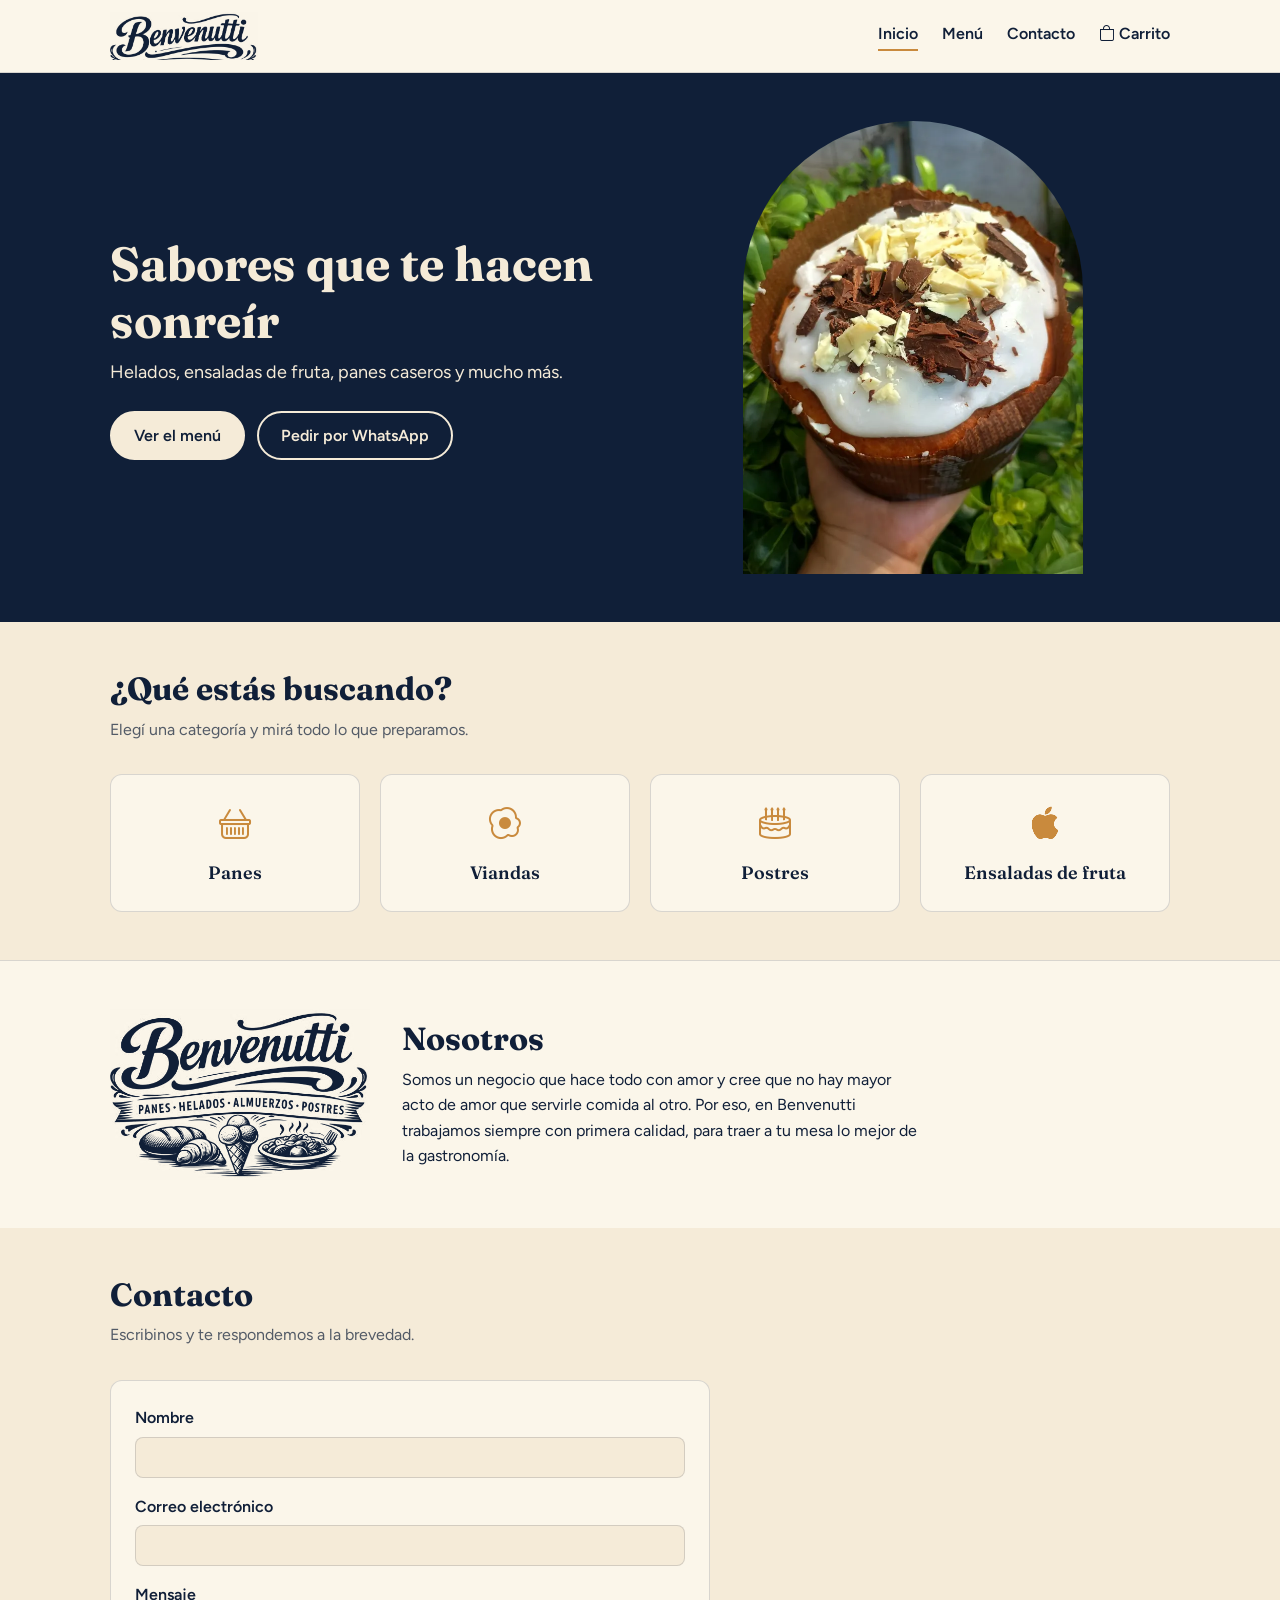
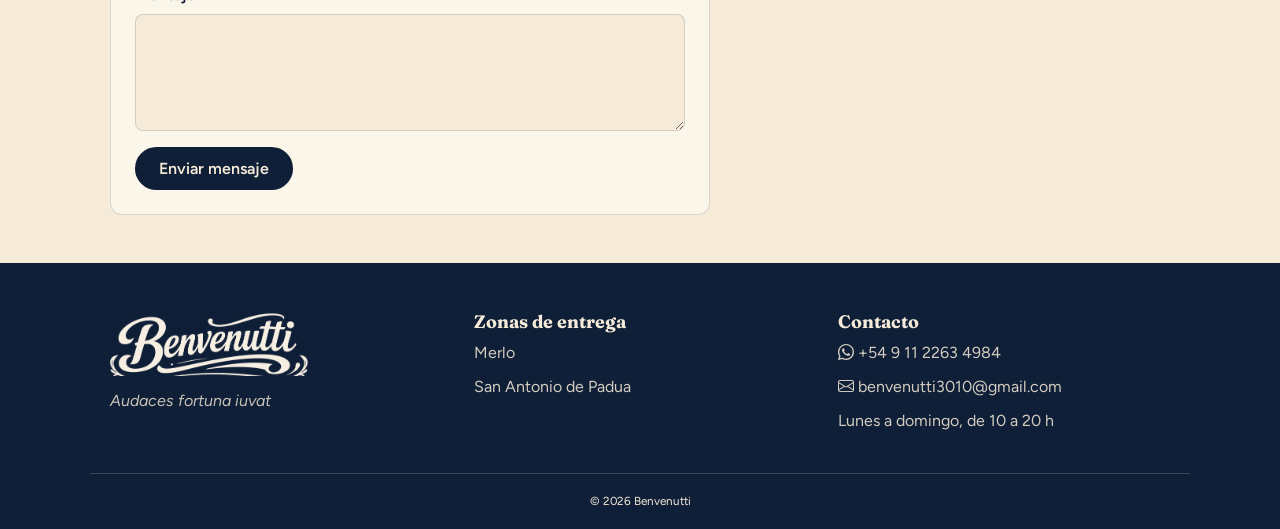
<file: index.html>
<!doctype html>
<html lang="es">
  <head>
    <meta charset="UTF-8" />
    <meta name="viewport" content="width=device-width, initial-scale=1.0" />
    <title>Benvenutti | Panes, viandas y postres</title>
    <meta name="description" content="Benvenutti: panes, viandas, postres y ensaladas de fruta con entrega en Merlo y San Antonio de Padua." />
    <link rel="icon" type="image/png" href="img/favicon.png" />
    <link rel="stylesheet" href="styles.css" />
  </head>
  <body>
    <header class="header">
      <div class="container header__inner">
        <a href="index.html">
          <img class="header__logo" src="img/logo-wordmark.webp" alt="Benvenutti, ir al inicio" />
        </a>
        <nav class="nav" aria-label="Principal">
          <a class="nav__link nav__link--active" href="index.html" aria-current="page">Inicio</a>
          <a class="nav__link" href="menu.html">Menú</a>
          <a class="nav__link" href="index.html#contacto">Contacto</a>
          <a class="nav__link" href="carrito.html"><i class="bi bi-bag" aria-hidden="true"></i> Carrito</a>
        </nav>
      </div>
    </header>

    <main>
      <section class="hero">
        <div class="container hero__inner">
          <div>
            <h1 class="hero__title">Sabores que te hacen sonreír</h1>
            <p class="hero__text">Helados, ensaladas de fruta, panes caseros y mucho más.</p>
            <div class="hero__actions">
              <a class="button button--light" href="menu.html">Ver el menú</a>
              <a class="button button--ghost" href="https://wa.me/5491122634984?text=Hola%2C%20quisiera%20hacer%20un%20pedido" target="_blank" rel="noreferrer">Pedir por WhatsApp</a>
            </div>
          </div>
          <img class="hero__image" src="img/hero-img.webp" alt="Budín individual con cobertura blanca y chocolate rallado" />
        </div>
      </section>

      <section class="section">
        <div class="container">
          <h2 class="section__title">¿Qué estás buscando?</h2>
          <p class="section__subtitle">Elegí una categoría y mirá todo lo que preparamos.</p>
          <div class="category-grid">
            <a class="category" href="menu.html">
              <i class="category__icon bi bi-basket" aria-hidden="true"></i>
              <span class="category__name">Panes</span>
            </a>
            <a class="category" href="menu.html">
              <i class="category__icon bi bi-egg-fried" aria-hidden="true"></i>
              <span class="category__name">Viandas</span>
            </a>
            <a class="category" href="menu.html">
              <i class="category__icon bi bi-cake2" aria-hidden="true"></i>
              <span class="category__name">Postres</span>
            </a>
            <a class="category" href="menu.html">
              <i class="category__icon bi bi-apple" aria-hidden="true"></i>
              <span class="category__name">Ensaladas de fruta</span>
            </a>
          </div>
        </div>
      </section>

      <section class="section section--paper">
        <div class="container about">
          <img class="about__logo" src="img/logo.webp" alt="Benvenutti: panes, helados, almuerzos y postres" />
          <div class="about__content">
            <h2 class="section__title">Nosotros</h2>
            <p class="about__text">
              Somos un negocio que hace todo con amor y cree que no hay mayor acto de amor que servirle
              comida al otro. Por eso, en Benvenutti trabajamos siempre con primera calidad, para traer a
              tu mesa lo mejor de la gastronomía.
            </p>
          </div>
        </div>
      </section>

      <section class="section" id="contacto">
        <div class="container">
          <h2 class="section__title">Contacto</h2>
          <p class="section__subtitle">Escribinos y te respondemos a la brevedad.</p>
          <form class="form" id="formulario-contacto" action="#" method="post">
            <div class="form__group">
              <label class="form__label" for="nombre">Nombre</label>
              <input class="form__input" type="text" id="nombre" name="nombre" required />
            </div>
            <div class="form__group">
              <label class="form__label" for="email">Correo electrónico</label>
              <input class="form__input" type="email" id="email" name="email" required />
            </div>
            <div class="form__group">
              <label class="form__label" for="mensaje">Mensaje</label>
              <textarea class="form__input form__input--textarea" id="mensaje" name="mensaje" rows="5" required></textarea>
            </div>
            <button class="button form__button" type="submit">Enviar mensaje</button>
          </form>
        </div>
      </section>
    </main>

    <footer class="footer">
      <div class="container footer__inner">
        <div>
          <img class="footer__logo" src="img/logo-wordmark-claro.webp" alt="Benvenutti" />
          <p class="footer__tagline">Audaces fortuna iuvat</p>
        </div>
        <div>
          <h3 class="footer__title">Zonas de entrega</h3>
          <p class="footer__text">Merlo</p>
          <p class="footer__text">San Antonio de Padua</p>
        </div>
        <div>
          <h3 class="footer__title">Contacto</h3>
          <a class="footer__link" href="https://wa.me/5491122634984" target="_blank" rel="noreferrer"><i class="bi bi-whatsapp" aria-hidden="true"></i> +54 9 11 2263 4984</a>
          <a class="footer__link" href="mailto:benvenutti3010@gmail.com"><i class="bi bi-envelope" aria-hidden="true"></i> benvenutti3010@gmail.com</a>
          <p class="footer__text">Lunes a domingo, de 10 a 20 h</p>
        </div>
      </div>
      <div class="container footer__legal">
        <small>© 2026 Benvenutti</small>
      </div>
    </footer>
  </body>
</html>
</file>
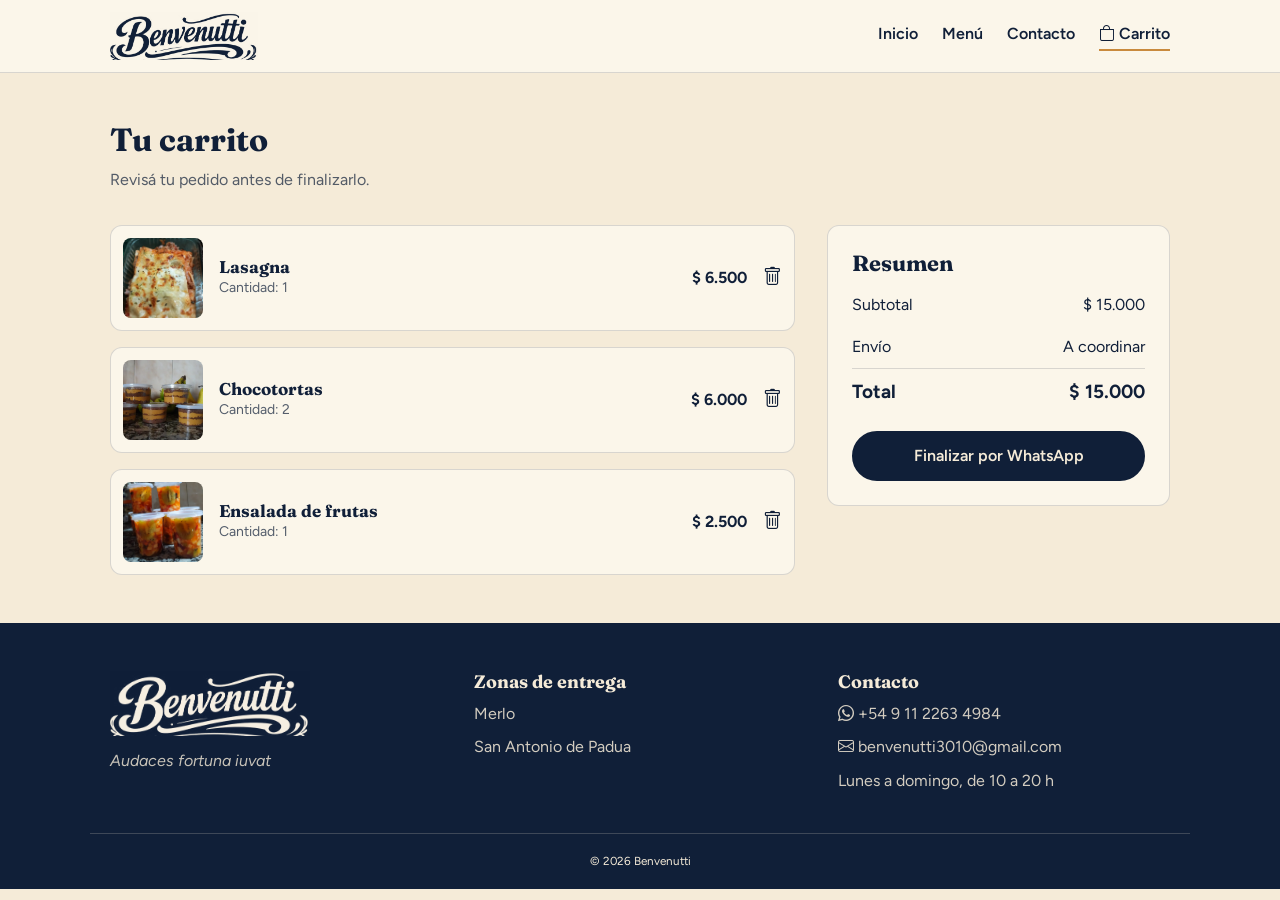
<file: carrito.html>
<!doctype html>
<html lang="es">
  <head>
    <meta charset="UTF-8" />
    <meta name="viewport" content="width=device-width, initial-scale=1.0" />
    <title>Carrito | Benvenutti</title>
    <meta name="description" content="Revisá tu pedido de Benvenutti antes de finalizarlo." />
    <link rel="icon" type="image/png" href="img/favicon.png" />
    <link rel="stylesheet" href="styles.css" />
  </head>
  <body>
    <header class="header">
      <div class="container header__inner">
        <a href="index.html">
          <img class="header__logo" src="img/logo-wordmark.webp" alt="Benvenutti, ir al inicio" />
        </a>
        <nav class="nav" aria-label="Principal">
          <a class="nav__link" href="index.html">Inicio</a>
          <a class="nav__link" href="menu.html">Menú</a>
          <a class="nav__link" href="index.html#contacto">Contacto</a>
          <a class="nav__link nav__link--active" href="carrito.html" aria-current="page"><i class="bi bi-bag" aria-hidden="true"></i> Carrito</a>
        </nav>
      </div>
    </header>

    <main>
      <section class="section">
        <div class="container">
          <h1 class="section__title">Tu carrito</h1>
          <p class="section__subtitle">Revisá tu pedido antes de finalizarlo.</p>
          <div class="cart">
            <ul class="cart__list">
            <li class="cart-item">
              <img class="cart-item__image" src="img/lasagna.webp" alt="" />
              <div>
                <h2 class="cart-item__name">Lasagna</h2>
                <p class="cart-item__quantity">Cantidad: 1</p>
              </div>
              <span class="cart-item__price">$ 6.500</span>
              <button class="cart-item__remove" type="button" aria-label="Eliminar Lasagna"><i class="bi bi-trash" aria-hidden="true"></i></button>
            </li>
            <li class="cart-item">
              <img class="cart-item__image" src="img/chocotorta.webp" alt="" />
              <div>
                <h2 class="cart-item__name">Chocotortas</h2>
                <p class="cart-item__quantity">Cantidad: 2</p>
              </div>
              <span class="cart-item__price">$ 6.000</span>
              <button class="cart-item__remove" type="button" aria-label="Eliminar Chocotortas"><i class="bi bi-trash" aria-hidden="true"></i></button>
            </li>
            <li class="cart-item">
              <img class="cart-item__image" src="img/fruit-salad.webp" alt="" />
              <div>
                <h2 class="cart-item__name">Ensalada de frutas</h2>
                <p class="cart-item__quantity">Cantidad: 1</p>
              </div>
              <span class="cart-item__price">$ 2.500</span>
              <button class="cart-item__remove" type="button" aria-label="Eliminar Ensalada de frutas"><i class="bi bi-trash" aria-hidden="true"></i></button>
            </li>
            </ul>

            <aside class="summary">
              <h2 class="summary__title">Resumen</h2>
              <div class="summary__row">
                <span>Subtotal</span>
                <span>$ 15.000</span>
              </div>
              <div class="summary__row">
                <span>Envío</span>
                <span>A coordinar</span>
              </div>
              <div class="summary__row summary__row--total">
                <span>Total</span>
                <span>$ 15.000</span>
              </div>
              <a class="button button--block" href="https://wa.me/5491122634984?text=Hola%2C%20quisiera%20hacer%20un%20pedido" target="_blank" rel="noreferrer">Finalizar por WhatsApp</a>
            </aside>
          </div>
        </div>
      </section>
    </main>

    <footer class="footer">
      <div class="container footer__inner">
        <div>
          <img class="footer__logo" src="img/logo-wordmark-claro.webp" alt="Benvenutti" />
          <p class="footer__tagline">Audaces fortuna iuvat</p>
        </div>
        <div>
          <h3 class="footer__title">Zonas de entrega</h3>
          <p class="footer__text">Merlo</p>
          <p class="footer__text">San Antonio de Padua</p>
        </div>
        <div>
          <h3 class="footer__title">Contacto</h3>
          <a class="footer__link" href="https://wa.me/5491122634984" target="_blank" rel="noreferrer"><i class="bi bi-whatsapp" aria-hidden="true"></i> +54 9 11 2263 4984</a>
          <a class="footer__link" href="mailto:benvenutti3010@gmail.com"><i class="bi bi-envelope" aria-hidden="true"></i> benvenutti3010@gmail.com</a>
          <p class="footer__text">Lunes a domingo, de 10 a 20 h</p>
        </div>
      </div>
      <div class="container footer__legal">
        <small>© 2026 Benvenutti</small>
      </div>
    </footer>
  </body>
</html>
</file>
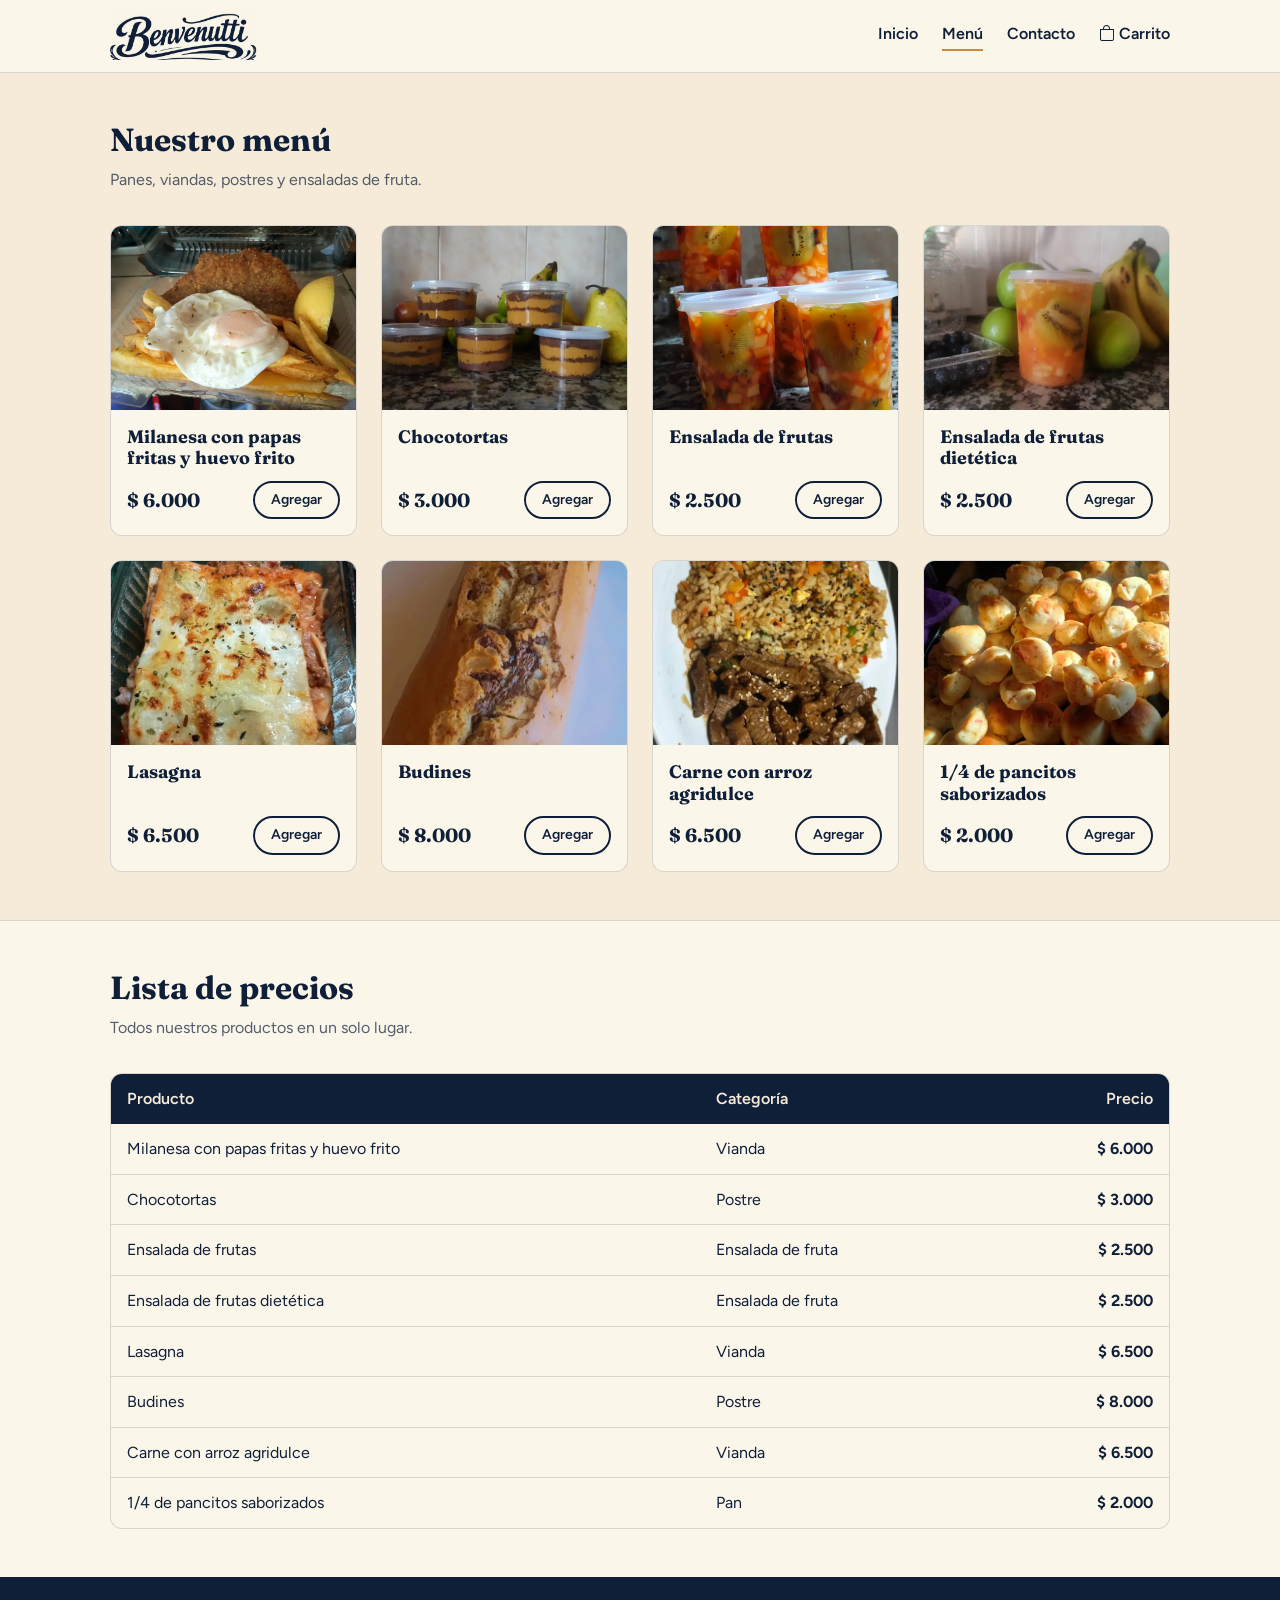
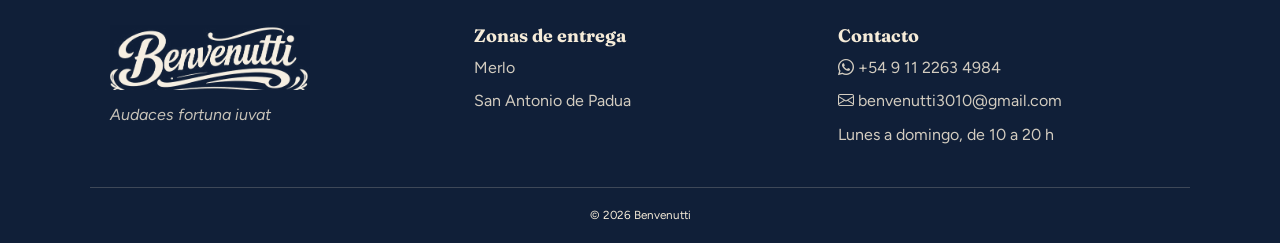
<file: menu.html>
<!doctype html>
<html lang="es">
  <head>
    <meta charset="UTF-8" />
    <meta name="viewport" content="width=device-width, initial-scale=1.0" />
    <title>Menú | Benvenutti</title>
    <meta name="description" content="Menú de Benvenutti: viandas, postres, panes y ensaladas de fruta." />
    <link rel="icon" type="image/png" href="img/favicon.png" />
    <link rel="stylesheet" href="styles.css" />
  </head>
  <body>
    <header class="header">
      <div class="container header__inner">
        <a href="index.html">
          <img class="header__logo" src="img/logo-wordmark.webp" alt="Benvenutti, ir al inicio" />
        </a>
        <nav class="nav" aria-label="Principal">
          <a class="nav__link" href="index.html">Inicio</a>
          <a class="nav__link nav__link--active" href="menu.html" aria-current="page">Menú</a>
          <a class="nav__link" href="index.html#contacto">Contacto</a>
          <a class="nav__link" href="carrito.html"><i class="bi bi-bag" aria-hidden="true"></i> Carrito</a>
        </nav>
      </div>
    </header>

    <main>
      <section class="section">
        <div class="container">
          <h1 class="section__title">Nuestro menú</h1>
          <p class="section__subtitle">Panes, viandas, postres y ensaladas de fruta.</p>
          <div class="product-grid">
          <article class="product">
            <img class="product__image" src="img/breaded-cutlet-with-fries-and-fried-egg.webp" alt="" loading="lazy" />
            <div class="product__body">
              <h2 class="product__name">Milanesa con papas fritas y huevo frito</h2>
              <div class="product__footer">
                <span class="product__price">$ 6.000</span>
                <a class="button button--outline button--small" href="carrito.html" aria-label="Agregar Milanesa con papas fritas y huevo frito al carrito">Agregar</a>
              </div>
            </div>
          </article>
          <article class="product">
            <img class="product__image" src="img/chocotorta.webp" alt="" loading="lazy" />
            <div class="product__body">
              <h2 class="product__name">Chocotortas</h2>
              <div class="product__footer">
                <span class="product__price">$ 3.000</span>
                <a class="button button--outline button--small" href="carrito.html" aria-label="Agregar Chocotortas al carrito">Agregar</a>
              </div>
            </div>
          </article>
          <article class="product">
            <img class="product__image" src="img/fruit-salad.webp" alt="" loading="lazy" />
            <div class="product__body">
              <h2 class="product__name">Ensalada de frutas</h2>
              <div class="product__footer">
                <span class="product__price">$ 2.500</span>
                <a class="button button--outline button--small" href="carrito.html" aria-label="Agregar Ensalada de frutas al carrito">Agregar</a>
              </div>
            </div>
          </article>
          <article class="product">
            <img class="product__image" src="img/fruit-salad-diet.webp" alt="" loading="lazy" />
            <div class="product__body">
              <h2 class="product__name">Ensalada de frutas dietética</h2>
              <div class="product__footer">
                <span class="product__price">$ 2.500</span>
                <a class="button button--outline button--small" href="carrito.html" aria-label="Agregar Ensalada de frutas dietética al carrito">Agregar</a>
              </div>
            </div>
          </article>
          <article class="product">
            <img class="product__image" src="img/lasagna.webp" alt="" loading="lazy" />
            <div class="product__body">
              <h2 class="product__name">Lasagna</h2>
              <div class="product__footer">
                <span class="product__price">$ 6.500</span>
                <a class="button button--outline button--small" href="carrito.html" aria-label="Agregar Lasagna al carrito">Agregar</a>
              </div>
            </div>
          </article>
          <article class="product">
            <img class="product__image" src="img/loaf-cake.webp" alt="" loading="lazy" />
            <div class="product__body">
              <h2 class="product__name">Budines</h2>
              <div class="product__footer">
                <span class="product__price">$ 8.000</span>
                <a class="button button--outline button--small" href="carrito.html" aria-label="Agregar Budines al carrito">Agregar</a>
              </div>
            </div>
          </article>
          <article class="product">
            <img class="product__image" src="img/meat-with-rice.webp" alt="" loading="lazy" />
            <div class="product__body">
              <h2 class="product__name">Carne con arroz agridulce</h2>
              <div class="product__footer">
                <span class="product__price">$ 6.500</span>
                <a class="button button--outline button--small" href="carrito.html" aria-label="Agregar Carne con arroz agridulce al carrito">Agregar</a>
              </div>
            </div>
          </article>
          <article class="product">
            <img class="product__image" src="img/savory-bread.webp" alt="" loading="lazy" />
            <div class="product__body">
              <h2 class="product__name">1/4 de pancitos saborizados</h2>
              <div class="product__footer">
                <span class="product__price">$ 2.000</span>
                <a class="button button--outline button--small" href="carrito.html" aria-label="Agregar 1/4 de pancitos saborizados al carrito">Agregar</a>
              </div>
            </div>
          </article>
          </div>
        </div>
      </section>

      <section class="section section--paper">
        <div class="container">
          <h2 class="section__title">Lista de precios</h2>
          <p class="section__subtitle">Todos nuestros productos en un solo lugar.</p>
          <div class="table-wrapper">
            <table class="table">
              <thead>
                <tr>
                  <th class="table__heading" scope="col">Producto</th>
                  <th class="table__heading" scope="col">Categoría</th>
                  <th class="table__heading table__heading--price" scope="col">Precio</th>
                </tr>
              </thead>
              <tbody>
              <tr class="table__row">
                <td class="table__cell">Milanesa con papas fritas y huevo frito</td>
                <td class="table__cell">Vianda</td>
                <td class="table__cell table__cell--price">$ 6.000</td>
              </tr>
              <tr class="table__row">
                <td class="table__cell">Chocotortas</td>
                <td class="table__cell">Postre</td>
                <td class="table__cell table__cell--price">$ 3.000</td>
              </tr>
              <tr class="table__row">
                <td class="table__cell">Ensalada de frutas</td>
                <td class="table__cell">Ensalada de fruta</td>
                <td class="table__cell table__cell--price">$ 2.500</td>
              </tr>
              <tr class="table__row">
                <td class="table__cell">Ensalada de frutas dietética</td>
                <td class="table__cell">Ensalada de fruta</td>
                <td class="table__cell table__cell--price">$ 2.500</td>
              </tr>
              <tr class="table__row">
                <td class="table__cell">Lasagna</td>
                <td class="table__cell">Vianda</td>
                <td class="table__cell table__cell--price">$ 6.500</td>
              </tr>
              <tr class="table__row">
                <td class="table__cell">Budines</td>
                <td class="table__cell">Postre</td>
                <td class="table__cell table__cell--price">$ 8.000</td>
              </tr>
              <tr class="table__row">
                <td class="table__cell">Carne con arroz agridulce</td>
                <td class="table__cell">Vianda</td>
                <td class="table__cell table__cell--price">$ 6.500</td>
              </tr>
              <tr class="table__row">
                <td class="table__cell">1/4 de pancitos saborizados</td>
                <td class="table__cell">Pan</td>
                <td class="table__cell table__cell--price">$ 2.000</td>
              </tr>
              </tbody>
            </table>
          </div>
        </div>
      </section>
    </main>

    <footer class="footer">
      <div class="container footer__inner">
        <div>
          <img class="footer__logo" src="img/logo-wordmark-claro.webp" alt="Benvenutti" />
          <p class="footer__tagline">Audaces fortuna iuvat</p>
        </div>
        <div>
          <h3 class="footer__title">Zonas de entrega</h3>
          <p class="footer__text">Merlo</p>
          <p class="footer__text">San Antonio de Padua</p>
        </div>
        <div>
          <h3 class="footer__title">Contacto</h3>
          <a class="footer__link" href="https://wa.me/5491122634984" target="_blank" rel="noreferrer"><i class="bi bi-whatsapp" aria-hidden="true"></i> +54 9 11 2263 4984</a>
          <a class="footer__link" href="mailto:benvenutti3010@gmail.com"><i class="bi bi-envelope" aria-hidden="true"></i> benvenutti3010@gmail.com</a>
          <p class="footer__text">Lunes a domingo, de 10 a 20 h</p>
        </div>
      </div>
      <div class="container footer__legal">
        <small>© 2026 Benvenutti</small>
      </div>
    </footer>
  </body>
</html>
</file>
<file: styles.css>
@import url("https://fonts.googleapis.com/css2?family=Figtree:wght@400;600;700&family=Fraunces:wght@600;700&display=swap");
@import url("https://cdn.jsdelivr.net/npm/bootstrap-icons@1.13.1/font/bootstrap-icons.min.css");

:root {
  --navy: #101f38;
  --cream: #f5ebd8;
  --paper: #fbf6ea;
  --crust: #c98a3d;
  --line: rgba(16, 31, 56, 0.15);
}

* {
  box-sizing: border-box;
  margin: 0;
  padding: 0;
  scroll-behavior: smooth;
}

body {
  margin: 0;
  font-family: "Figtree", sans-serif;
  line-height: 1.6;
  color: var(--navy);
  background: var(--cream);
}

img {
  display: block;
  max-width: 100%;
  height: auto;
}

a {
  color: inherit;
  text-decoration: none;
}

h1,
h2,
h3 {
  margin: 0 0 8px;
  font-family: "Fraunces", serif;
  line-height: 1.2;
}

.container {
  width: 100%;
  max-width: 1100px;
  margin: 0 auto;
  padding: 0 20px;
}

.button {
  display: inline-block;
  padding: 10px 22px;
  font-family: inherit;
  font-size: 16px;
  font-weight: 600;
  color: var(--cream);
  background: var(--navy);
  border: 2px solid var(--navy);
  border-radius: 999px;
  cursor: pointer;
}

.button:hover {
  opacity: 0.85;
}

.button--outline {
  color: var(--navy);
  background: transparent;
}

.button--light {
  color: var(--navy);
  background: var(--cream);
  border-color: var(--cream);
}

.button--ghost {
  color: var(--cream);
  background: transparent;
  border-color: var(--cream);
}

.button--small {
  padding: 6px 16px;
  font-size: 14px;
}

.button--block {
  display: block;
  width: 100%;
  text-align: center;
}

.header {
  background: var(--paper);
  border-bottom: 1px solid var(--line);
}

.header__inner {
  display: flex;
  flex-wrap: wrap;
  align-items: center;
  justify-content: space-between;
  gap: 12px 24px;
  padding-top: 12px;
  padding-bottom: 12px;
}

.header__logo {
  width: auto;
  height: 48px;
}

.nav {
  display: flex;
  flex-wrap: wrap;
  gap: 24px;
}

.nav__link {
  padding-bottom: 2px;
  font-weight: 600;
  border-bottom: 2px solid transparent;
}

.nav__link:hover,
.nav__link--active {
  border-bottom-color: var(--crust);
}

.hero {
  padding: 48px 0;
  color: var(--cream);
  background: var(--navy);
}

.hero__inner {
  display: grid;
  grid-template-columns: 1fr 1fr;
  gap: 32px;
  align-items: center;
}

.hero__title {
  font-size: 48px;
}

.hero__text {
  margin: 0 0 24px;
  font-size: 18px;
}

.hero__actions {
  display: flex;
  flex-wrap: wrap;
  gap: 12px;
}

.hero__image {
  width: 100%;
  max-width: 340px;
  justify-self: center;
  aspect-ratio: 3 / 4;
  object-fit: cover;
  border-radius: 200px 200px 0 0;
}

.section {
  padding: 48px 0;
}

.section--paper {
  background: var(--paper);
  border-top: 1px solid var(--line);
}

.section__title {
  font-size: 32px;
}

.section__subtitle {
  margin: 0 0 32px;
  opacity: 0.7;
}

.category-grid {
  display: grid;
  grid-template-columns: repeat(auto-fit, minmax(180px, 1fr));
  gap: 20px;
}

.category {
  padding: 24px;
  text-align: center;
  background: var(--paper);
  border: 1px solid var(--line);
  border-radius: 12px;
  transition: transform 0.3s;
}

.category:hover {
  border-color: var(--navy);
  transform: scale(1.05);
}

.category__icon {
  display: block;
  margin-bottom: 8px;
  font-size: 32px;
  color: var(--crust);
}

.category__name {
  font-family: "Fraunces", serif;
  font-size: 18px;
  font-weight: 600;
}

.about {
  display: flex;
  flex-wrap: wrap;
  align-items: center;
  gap: 32px;
}

.about__logo {
  width: 260px;
}

.about__content {
  flex: 1;
  min-width: 260px;
}

.about__text {
  margin: 0;
  max-width: 520px;
}

.product-grid {
  display: grid;
  grid-template-columns: repeat(auto-fit, minmax(220px, 1fr));
  gap: 24px;
}

.product {
  display: flex;
  flex-direction: column;
  overflow: hidden;
  background: var(--paper);
  border: 1px solid var(--line);
  border-radius: 12px;
  transition: transform 0.3s;
}

.product:hover {
  transform: scale(1.05);
}

.product__image {
  width: 100%;
  aspect-ratio: 4 / 3;
  object-fit: cover;
}

.product__body {
  display: flex;
  flex: 1;
  flex-direction: column;
  justify-content: space-between;
  gap: 12px;
  padding: 16px;
}

.product__name {
  margin: 0;
  font-size: 18px;
}

.product__footer {
  display: flex;
  align-items: center;
  justify-content: space-between;
  gap: 8px;
}

.product__price {
  font-family: "Fraunces", serif;
  font-size: 19px;
  font-weight: 700;
}

.cart {
  display: grid;
  grid-template-columns: 2fr 1fr;
  gap: 32px;
  align-items: start;
}

.cart__list {
  display: flex;
  flex-direction: column;
  gap: 16px;
  margin: 0;
  padding: 0;
  list-style: none;
}

.cart-item {
  display: grid;
  grid-template-columns: 80px 1fr auto auto;
  gap: 16px;
  align-items: center;
  padding: 12px;
  background: var(--paper);
  border: 1px solid var(--line);
  border-radius: 12px;
}

.cart-item__image {
  width: 100%;
  aspect-ratio: 1 / 1;
  object-fit: cover;
  border-radius: 8px;
}

.cart-item__name {
  margin: 0;
  font-size: 17px;
}

.cart-item__quantity {
  margin: 0;
  font-size: 14px;
  opacity: 0.7;
}

.cart-item__price {
  font-weight: 700;
}

.cart-item__remove {
  font-size: 19px;
  color: var(--navy);
  background: none;
  border: 0;
  cursor: pointer;
}

.cart-item__remove:hover {
  color: var(--crust);
}

.summary {
  padding: 24px;
  background: var(--paper);
  border: 1px solid var(--line);
  border-radius: 12px;
}

.summary__title {
  font-size: 22px;
}

.summary__row {
  display: flex;
  justify-content: space-between;
  padding: 8px 0;
}

.summary__row--total {
  margin-bottom: 16px;
  font-size: 19px;
  font-weight: 700;
  border-top: 1px solid var(--line);
}

.footer {
  color: var(--cream);
  background: var(--navy);
}

.footer__inner {
  display: grid;
  grid-template-columns: repeat(auto-fit, minmax(200px, 1fr));
  gap: 32px;
  padding-top: 48px;
  padding-bottom: 32px;
}

.footer__logo {
  width: 200px;
}

.footer__tagline {
  margin: 12px 0 0;
  font-style: italic;
  opacity: 0.8;
}

.footer__title {
  font-size: 18px;
}

.footer__text {
  margin: 0 0 8px;
  opacity: 0.85;
}

.footer__link {
  display: block;
  margin-bottom: 8px;
  opacity: 0.85;
}

.footer__link:hover {
  text-decoration: underline;
}

.footer__legal {
  padding: 16px 0;
  font-size: 14px;
  text-align: center;
  border-top: 1px solid rgba(245, 235, 216, 0.2);
}

.table-wrapper {
  overflow-x: auto;
  background: var(--paper);
  border: 1px solid var(--line);
  border-radius: 12px;
}

.table {
  width: 100%;
  border-collapse: collapse;
}

.table__heading {
  padding: 12px 16px;
  font-weight: 600;
  text-align: left;
  color: var(--cream);
  background: var(--navy);
}

.table__heading--price {
  text-align: right;
}

.table__cell {
  padding: 12px 16px;
  border-top: 1px solid var(--line);
}

.table__cell--price {
  font-weight: 700;
  text-align: right;
  white-space: nowrap;
}

.table__row:hover .table__cell {
  background: var(--cream);
}

.form {
  display: flex;
  flex-direction: column;
  gap: 16px;
  padding: 24px;
  background: var(--paper);
  border: 1px solid var(--line);
  border-radius: 12px;
}

.form__group {
  display: flex;
  flex-direction: column;
  gap: 6px;
}

.form__label {
  font-weight: 600;
}

.form__input {
  padding: 10px 12px;
  font-family: inherit;
  font-size: 16px;
  color: var(--navy);
  background: var(--cream);
  border: 1px solid var(--line);
  border-radius: 8px;
  transition: border-color 0.3s;
}

.form__input:focus {
  outline: none;
  border-color: var(--crust);
}

.form__input--textarea {
  resize: vertical;
}

.form__button {
  align-self: flex-start;
}

#formulario-contacto {
  max-width: 600px;
}

@media (max-width: 768px) {
  .hero__inner {
    grid-template-columns: 1fr;
  }

  .hero__title {
    font-size: 36px;
  }

  .cart {
    grid-template-columns: 1fr;
  }
}

@media (max-width: 480px) {
  .nav {
    gap: 16px;
  }

  .cart-item {
    grid-template-columns: 56px 1fr auto auto;
    gap: 8px;
  }
}
</file>
